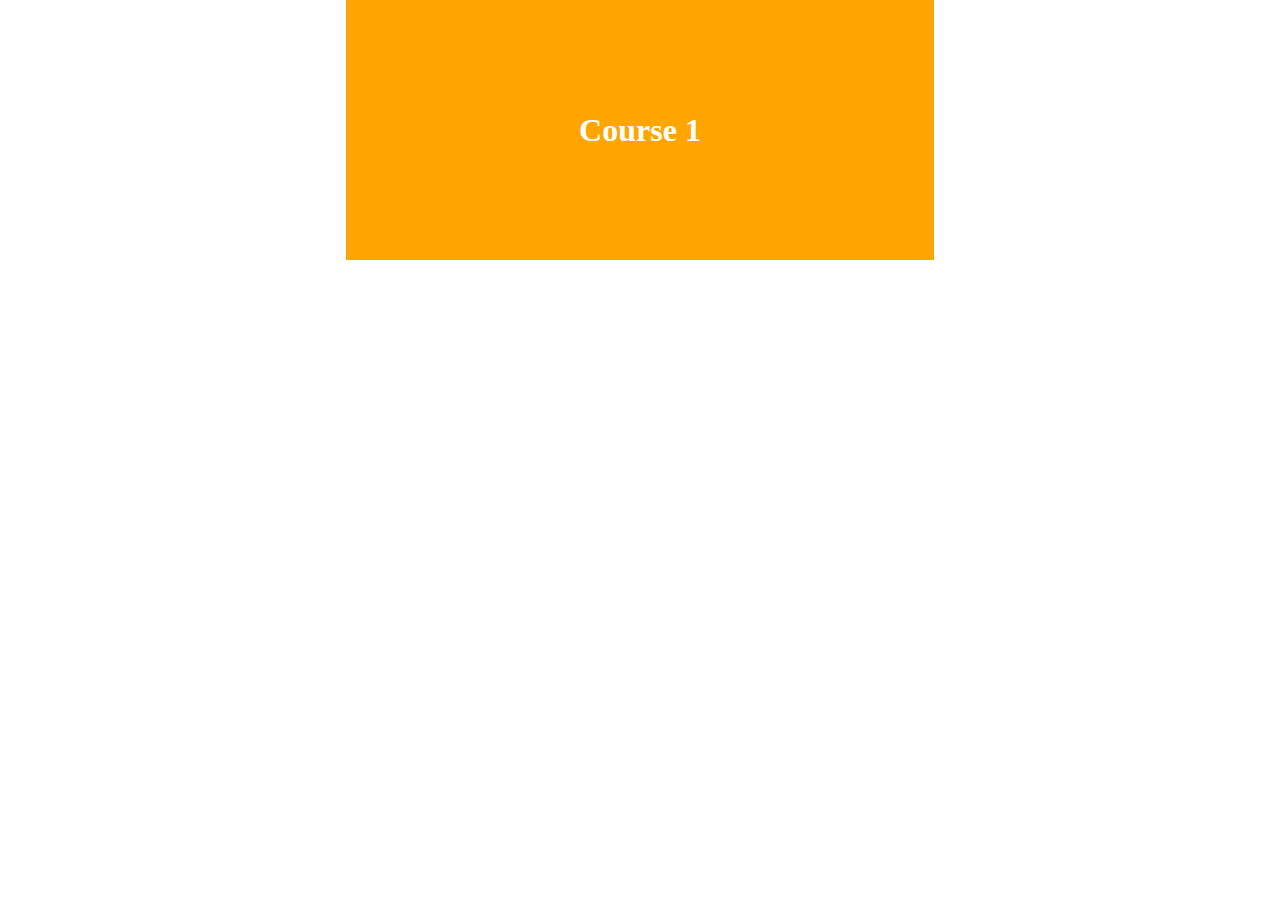
<file: Responsive/index.html>
<!DOCTYPE html>
<html lang="en">

<head>
    <meta charset="UTF-8">
    <meta name="viewport" content="width=device-width, initial-scale=1.0">
    <link rel="stylesheet" href="./Grid_system/grid.css">
    <title>Document</title>
</head>
<style>
    * {
        box-sizing: border-box;
    }

    body {
        margin: 0;
    }

    .container {
        text-align: center;
    }

    .course-item {
        background-color: orange;
        height: 260px;
    }

    h1 {
        line-height: 260px;
        color: #fff;
        /* padding: 20px 0; */
        margin: 0;
    }
</style>

<body>
    <div class="grid wide container ">
        <div class="row">
            <div class="col l-6 l-o-3">
                <div class="course-item">
                    <h1>Course 1</h1>
                </div>
            </div>
        </div>
    </div>
</body>

</html>
</file>
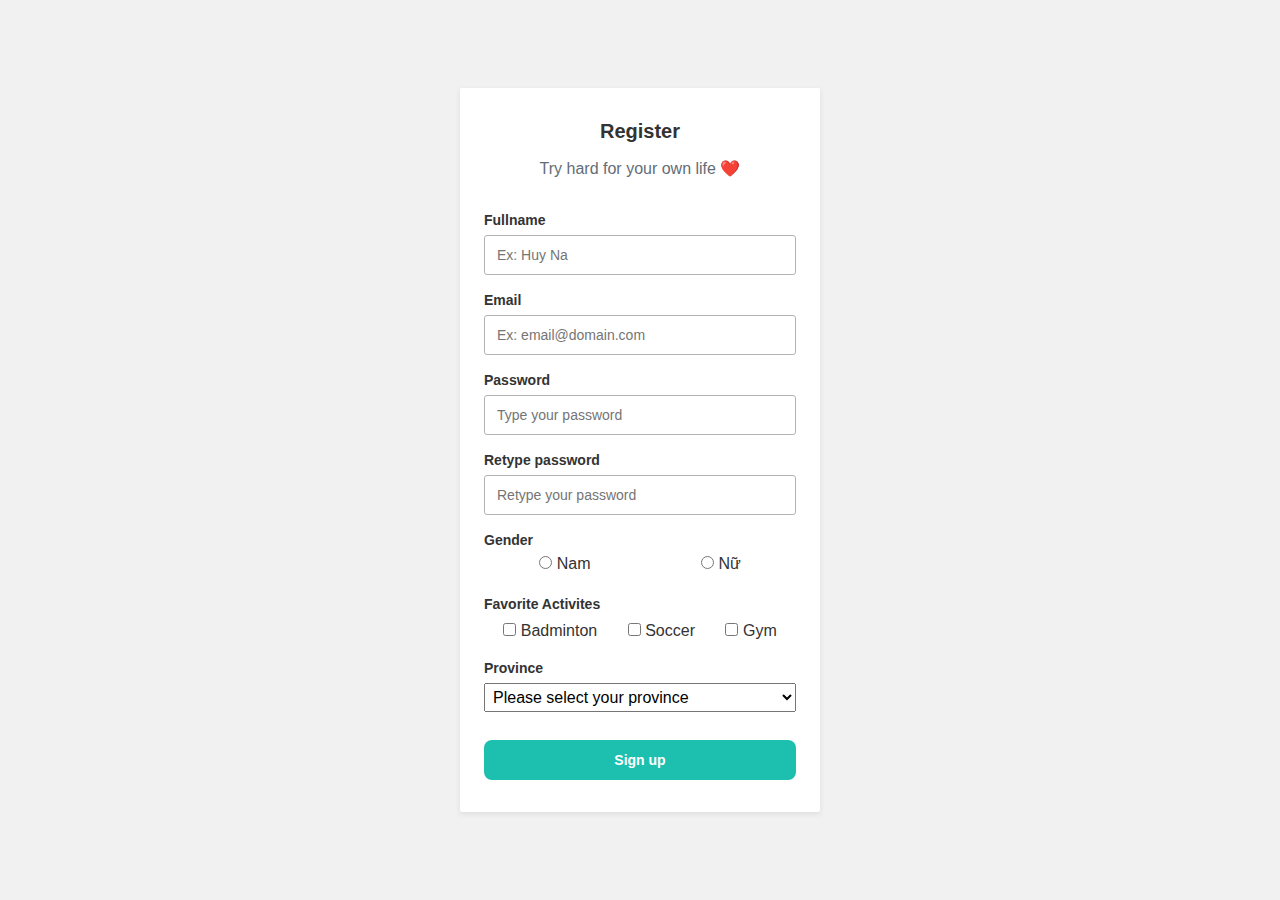
<file: validationForm/index.html>
<!DOCTYPE html>
<html lang="en">

<head>
    <meta charset="UTF-8">
    <meta name="viewport" content="width=device-width, initial-scale=1.0">
    <link rel="stylesheet" href="style.css">
    <title>Validation Form</title>
</head>

<body>
    <div class="main">

        <form action="" method="POST" class="form" id="form-1">
            <h3 class="heading">Register</h3>
            <p class="desc">Try hard for your own life ❤️</p>

            <div class="spacer"></div>

            <div class="form-group">
                <label for="fullname" class="form-label">Fullname</label>
                <input id="fullname" name="fullname" type="text" placeholder="Ex: Huy Na" class="form-control">
                <span class="form-message"></span>
            </div>

            <div class="form-group">
                <label for="email" class="form-label">Email</label>
                <input id="email" name="email" type="text" placeholder="Ex: email@domain.com" class="form-control">
                <span class="form-message"></span>
            </div>

            <div class="form-group">
                <label for="password" class="form-label">Password</label>
                <input id="password" name="password" type="password" placeholder="Type your password"
                    class="form-control">
                <span class="form-message"></span>
            </div>

            <div class="form-group">
                <label for="password_confirmation" class="form-label">Retype password</label>
                <input id="password_confirmation" name="password_confirmation" placeholder="Retype your password"
                    type="password" class="form-control">
                <span class="form-message"></span>
            </div>

            <div class="form-group">
                <label class="form-label">Gender</label>
                <div class="ratio-gender">
                    <label for="maleGender">
                        <input type="radio" name="gender" id="maleGender" value="male" /> Nam
                    </label>
                    <label for="femaleGender"><input type="radio" name="gender" id="femaleGender" value="female" /> Nữ
                    </label>
                </div>
                <span class="form-message"></span>
            </div>

            <div class="form-group">
                <label class="form-label">Favorite Activites</label>
                <div class="checkbox-fav">
                    <label for="fav1"><input type="checkbox" name="fav" id="fav1" value="badminton" />
                        <span>Badminton</span>
                    </label>

                    <label for="fav2"><input type="checkbox" name="fav" id="fav2" value="soccer" />
                        <span>Soccer</span>
                    </label>

                    <label for="fav3"><input type="checkbox" name="fav" id="fav3" value="gym" />
                        <span>Gym</span>
                    </label>
                </div>
                <span class="form-message"></span>
            </div>

            <div class="form-group">
                <label class="form-label">Province</label>
                <select name="province" id="province" class="select-province">
                    <!-- để value rỗng như này để check fill? -->
                    <option value="">Please select your province</option>
                    <option value="1">Hà Nội</option>
                    <option value="2">Hồ Chí Minh</option>
                    <option value="3">Đà Nẵng</option>
                </select>
                <span class="form-message"></span>
            </div>

            <button class="form-submit">Sign up</button>
        </form>

    </div>

    <script src="./validator.js"></script>
    <script>
        Validator({
            form: '#form-1',
            errorSelector: '.form-message',
            formGroupSelector: '.form-group',
            errorClass: 'invalid',
            rules: [
                // Validator.isRequired('#fullname'),

                // Validator.isRequired('#email'),
                // Validator.isEmail('#email'),

                // Validator.isRequired('#password'),
                // Validator.isPassword('#password'),

                // // password retype
                // Validator.isRequired('#password_confirmation'),
                // Validator.isConfirmed('#password_confirmation', function () {
                //     return document.querySelector('#form-1 #password').value;
                // }, "Password confirmation does not match"),

                // Validator.isRequired('input[name="gender"]'),
                // Validator.isRequired('input[name="fav"]'),
                Validator.isRequired('#province'),


            ],
            onSubmit: function (data) {
                // call API ?
                console.log(data);
            }
        });
    </script>
</body>

</html>
</file>
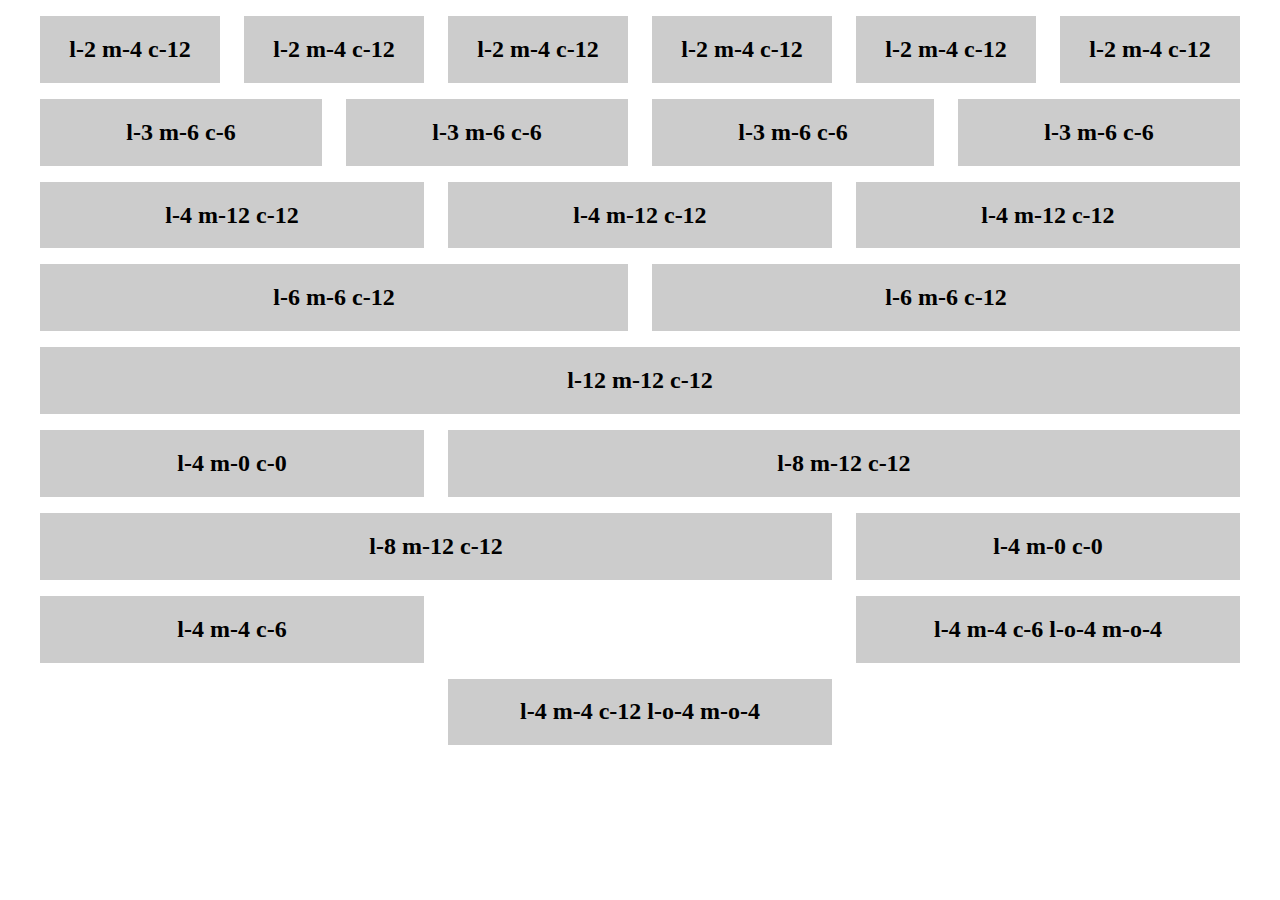
<file: Responsive/grid_sample_layout/index.html>
<!DOCTYPE html>
<html lang="en">

<head>
    <meta charset="UTF-8">
    <meta name="viewport" content="width=device-width, initial-scale=1.0">
    <meta http-equiv="X-UA-Compatible" content="ie=edge">
    <link rel="stylesheet" href="grid.css">
    <title>Document</title>
    <style>
        * {
            box-sizing: border-box;
        }

        .col {
            text-align: center;
            background-color: #ccc;
            background-clip: content-box;
            margin-top: 8px;
            margin-bottom: 8px;
        }
    </style>
</head>

<body>
    <div class="grid wide">
        <div class="row">
            <div class="col l-2 m-4 c-12">
                <h2>l-2 m-4 c-12</h2>
            </div>
            <div class="col l-2 m-4 c-12">
                <h2>l-2 m-4 c-12</h2>
            </div>
            <div class="col l-2 m-4 c-12">
                <h2>l-2 m-4 c-12</h2>
            </div>
            <div class="col l-2 m-4 c-12">
                <h2>l-2 m-4 c-12</h2>
            </div>
            <div class="col l-2 m-4 c-12">
                <h2>l-2 m-4 c-12</h2>
            </div>
            <div class="col l-2 m-4 c-12">
                <h2>l-2 m-4 c-12</h2>
            </div>
        </div>

        <div class="row">
            <div class="col l-3 m-6 c-6">
                <h2>l-3 m-6 c-6</h2>
            </div>
            <div class="col l-3 m-6 c-6">
                <h2>l-3 m-6 c-6</h2>
            </div>
            <div class="col l-3 m-6 c-6">
                <h2>l-3 m-6 c-6</h2>
            </div>
            <div class="col l-3 m-6 c-6">
                <h2>l-3 m-6 c-6</h2>
            </div>
        </div>

        <div class="row">
            <div class="col l-4 m-12 c-12">
                <h2>l-4 m-12 c-12</h2>
            </div>
            <div class="col l-4 m-12 c-12">
                <h2>l-4 m-12 c-12</h2>
            </div>
            <div class="col l-4 m-12 c-12">
                <h2>l-4 m-12 c-12</h2>
            </div>
        </div>

        <div class="row">
            <div class="col l-6 m-6 c-12">
                <h2>l-6 m-6 c-12</h2>
            </div>
            <div class="col l-6 m-6 c-12">
                <h2>l-6 m-6 c-12</h2>
            </div>
        </div>

        <div class="row">
            <div class="col l-12 m-12 c-12">
                <h2>l-12 m-12 c-12</h2>
            </div>
        </div>

        <div class="row">
            <div class="col l-4 m-0 c-0">
                <h2>l-4 m-0 c-0</h2>
            </div>
            <div class="col l-8 m-12 c-12">
                <h2>l-8 m-12 c-12</h2>
            </div>
        </div>

        <div class="row">
            <div class="col l-8 m-12 c-12">
                <h2>l-8 m-12 c-12</h2>
            </div>
            <div class="col l-4 m-0 c-0">
                <h2>l-4 m-0 c-0</h2>
            </div>
        </div>

        <div class="row">
            <div class="col l-4 m-4 c-6">
                <h2>l-4 m-4 c-6</h2>
            </div>
            <div class="col l-4 m-4 c-6 l-o-4 m-o-4">
                <h2>l-4 m-4 c-6 l-o-4 m-o-4</h2>
            </div>
        </div>

        <div class="row">
            <div class="col l-4 m-4 c-12 l-o-4 m-o-4">
                <h2>l-4 m-4 c-12 l-o-4 m-o-4</h2>
            </div>
        </div>
    </div>
</body>

</html>
</file>
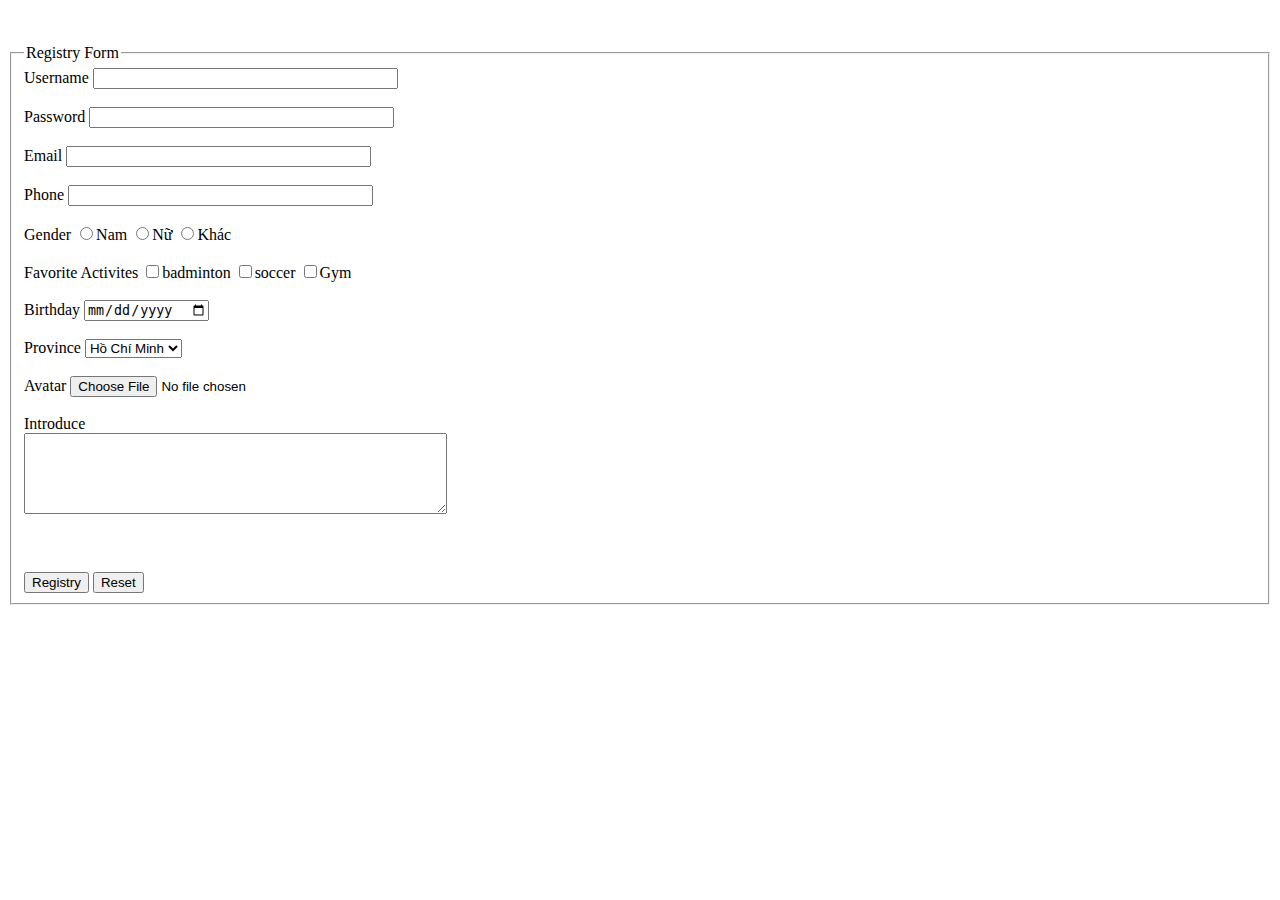
<file: form_HTML.html>
<!DOCTYPE html>
<html lang="en">

<head>
    <meta charset="UTF-8">
    <meta name="viewport" content="width=device-width, initial-scale=1.0">
    <title>Document</title>
</head>

<body>
    <br> <br>
    <fieldset>
        <legend>Registry Form</legend>
        <form action="" method="">
            <label for="username">
                Username
                <input type="text" name="username" id="username" value="" size="35" placeholder="" />
            </label>
            <br> <br>
            <label for="password">
                Password
                <input type="password" name="password" id="password" value="" size="35" placeholder="" />
            </label>
            <br> <br>
            <label for="email">
                Email
                <input type="email" name="email" id="email" value="" size="35" placeholder="" />
            </label>

            <br> <br>
            <label for="phone">
                Phone
                <input type="tel" name="phone" id="phone" value="" size="35" placeholder="" />
            </label>

            <br> <br>
            <label>
                Gender
                <label for="maleGender"><input type="radio" name="gender" id="maleGender" value="male" />Nam</label>
                <label for="femaleGender"><input type="radio" name="gender" id="femaleGender"
                        value="female" />Nữ</label>
                <label for="otherGender"><input type="radio" name="gender" id="otherGender" value="other" />Khác</label>
            </label>

            <br> <br>
            <label>
                Favorite Activites
                <label for="fav1"><input type="checkbox" name="fav1" id="fav1" value="badminton" />badminton</label>
                <label for="fav2"><input type="checkbox" name="fav2" id="fav2" value="soccer" />soccer</label>
                <label for="fav3"><input type="checkbox" name="fav3" id="fav3" value="gym" />Gym</label>
            </label>

            <br> <br>
            <label for="birthday">
                Birthday
                <input type="date" name="birthday" id="birthday" value="" />
            </label>

            <br> <br>
            <label for="province">
                Province
                <select name="province">
                    <option value="1">Hà Nội</option>
                    <option value="2" selected>Hồ Chí Minh</option>
                    <option value="3">Đà Nẵng</option>
                </select>
            </label>

            <br> <br>
            <label for="avatar">
                Avatar
                <input type="file" name="avatar" id="avatar" />
            </label>

            <br> <br>
            <div>
                <div>
                    <label for="intro">
                        Introduce
                    </label>
                </div>
                <div>
                    <textarea name="intro" id="intro" cols="50" rows="5"></textarea>
                </div>
            </div>

            <br> <br> <br>

            <button>
                Registry
            </button>

            <button type="reset">
                Reset
            </button>

        </form>
    </fieldset>

</body>

</html>
</file>
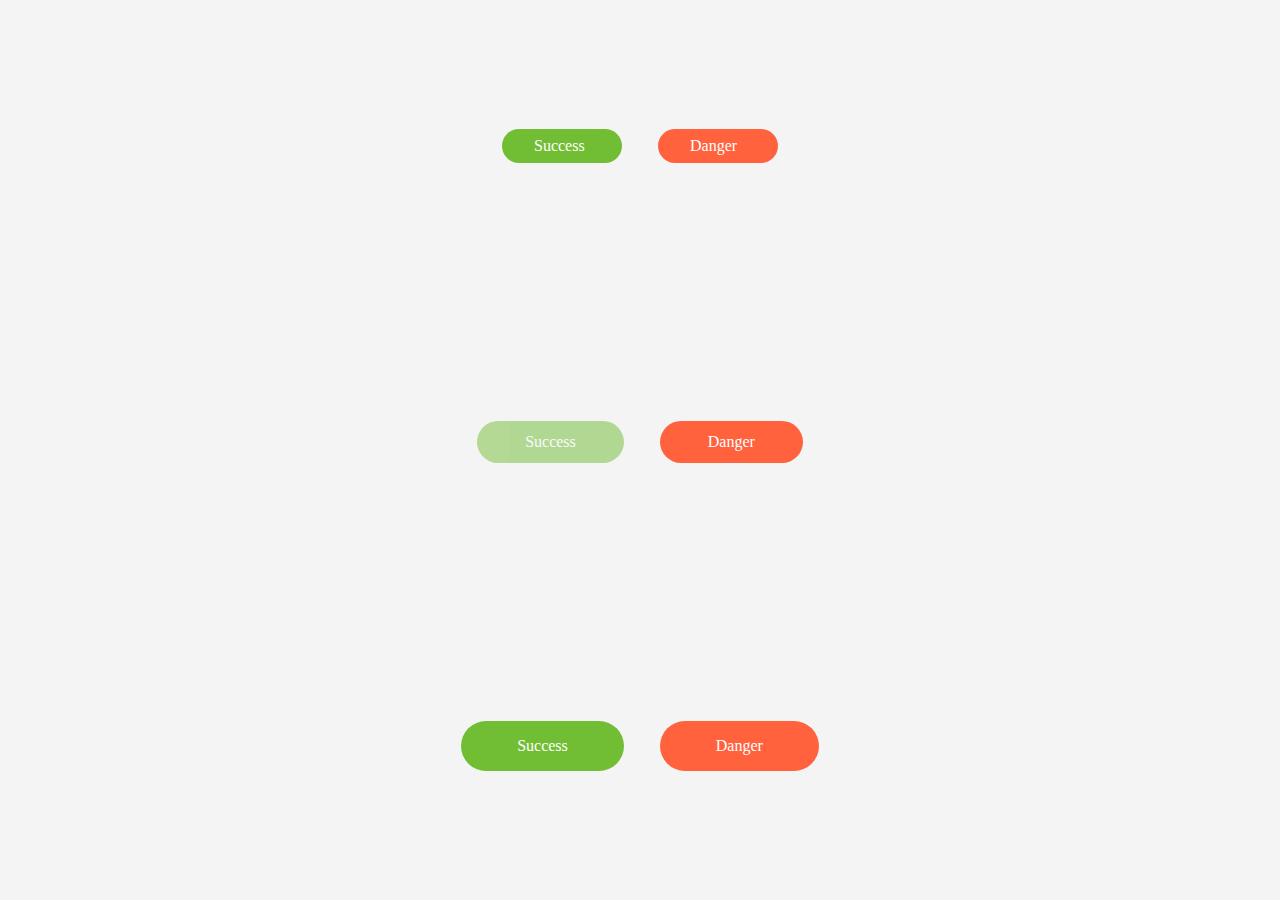
<file: BEM_Button/BEM_button.html>
<!DOCTYPE html>
<html lang="en">

<head>
    <meta charset="UTF-8">
    <meta name="viewport" content="width=device-width, initial-scale=1.0">
    <title>Document</title>
    <link rel="stylesheet" href="main.css">
</head>

<body>
    <div>
        <div class="btn btn--success btn--size-s">Success</div>
        <div class="btn btn--danger btn--size-s">Danger</div>
    </div>

    <div>
        <div class="btn btn--success" disabled>Success</div>
        <div class="btn btn--danger">Danger</div>
    </div>

    <div>
        <div class="btn btn--success btn--size-l">Success</div>
        <div class="btn btn--danger btn--size-l">Danger</div>
    </div>
</body>

</html>
</file>
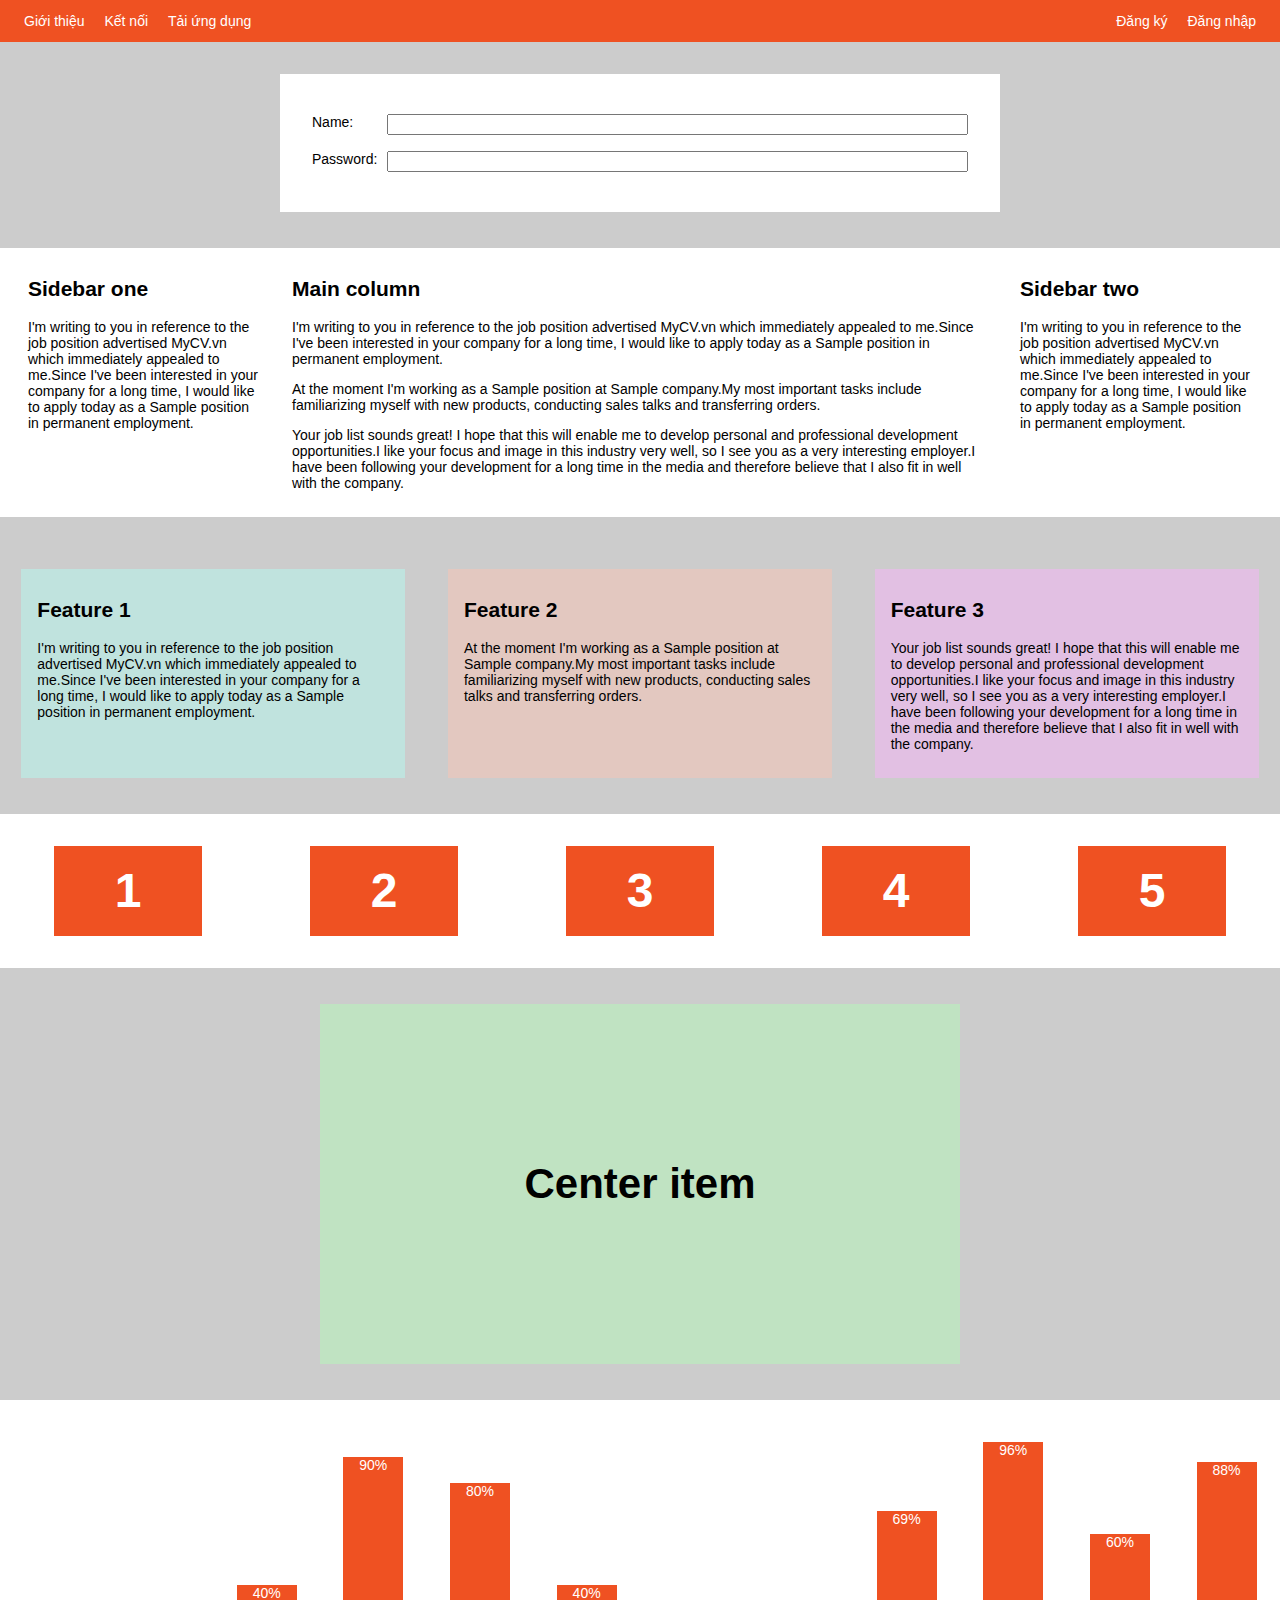
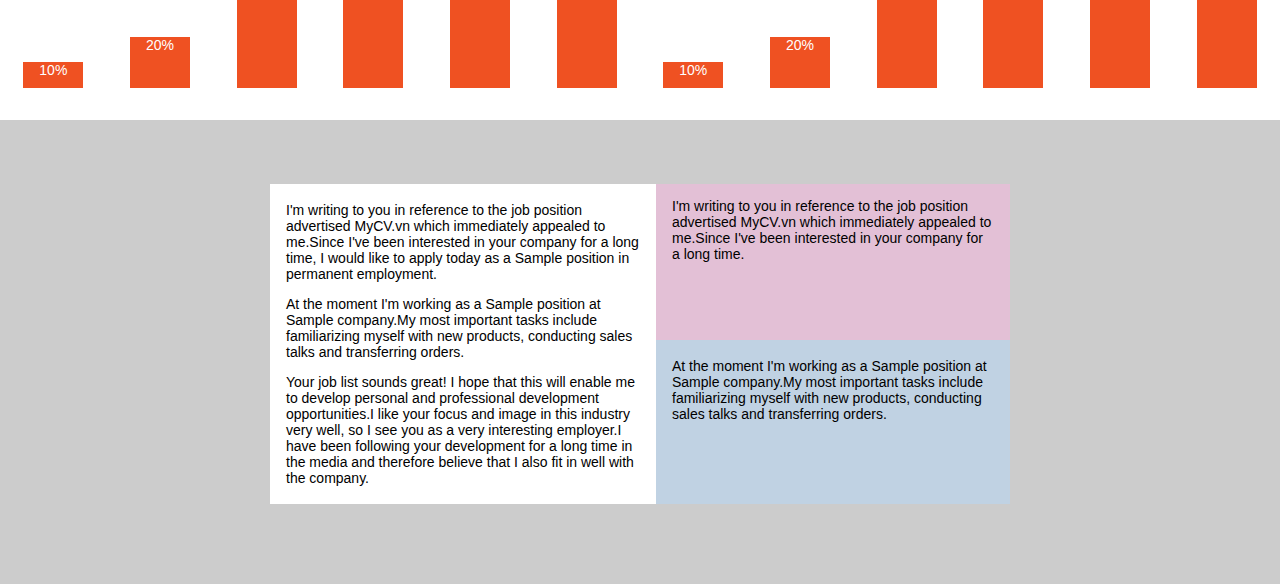
<file: Flexbox/flexbox.html>
<!DOCTYPE html>
<html>

<head>
    <title>Flexbox - CSS</title>
    <meta charset="utf-8">
    <link rel="stylesheet" href="./main.css">
</head>

<body>
    <!-- Navbar -->
    <div class="nav">
        <ul class="nav-list">
            <li class="nav-item">Giới thiệu</li>
            <li class="nav-item">Kết nối</li>
            <li class="nav-item">Tải ứng dụng</li>
        </ul>
        <ul class="nav-list">
            <li class="nav-item">Đăng ký</li>
            <li class="nav-item">Đăng nhập</li>
        </ul>
    </div>

    <!-- Form layout -->
    <div class="form-container">
        <form action="" class="form">
            <div class="form__row">
                <label class="form__label" for="name">Name:</label>
                <input class="form__input" type="text" id="name">
            </div>
            <div class="form__row">
                <label class="form__label" for="password">Password:</label>
                <input class="form__input" type="password" id="password">
            </div>
        </form>
    </div>

    <!-- Column layout -->
    <div class="column-layout">
        <div class="column-item sidebar-one">
            <h2>Sidebar one</h2>
            <p>I'm writing to you in reference to the job position advertised MyCV.vn which immediately appealed to
                me.Since I've been interested in your company for a long time, I would like to apply today as a Sample
                position in permanent employment.</p>
        </div>
        <div class="column-item main-column">
            <h2>Main column</h2>
            <p>I'm writing to you in reference to the job position advertised MyCV.vn which immediately appealed to
                me.Since I've been interested in your company for a long time, I would like to apply today as a Sample
                position in permanent employment.</p>
            <p>At the moment I'm working as a Sample position at Sample company.My most important tasks include
                familiarizing myself with new products, conducting sales talks and transferring orders.</p>
            <p>Your job list sounds great! I hope that this will enable me to develop personal and professional
                development opportunities.I like your focus and image in this industry very well, so I see you as a very
                interesting employer.I have been following your development for a long time in the media and therefore
                believe that I also fit in well with the company.</p>
        </div>
        <div class="column-item sidebar-two">
            <h2>Sidebar two</h2>
            <p>I'm writing to you in reference to the job position advertised MyCV.vn which immediately appealed to
                me.Since I've been interested in your company for a long time, I would like to apply today as a Sample
                position in permanent employment.</p>
        </div>
    </div>

    <!-- Feature layout -->
    <div class="feature-layout">
        <div class="feature-item">
            <h2>Feature 1</h2>
            <p>I'm writing to you in reference to the job position advertised MyCV.vn which immediately appealed to
                me.Since I've been interested in your company for a long time, I would like to apply today as a Sample
                position in permanent employment.</p>
        </div>
        <div class="feature-item">
            <h2>Feature 2</h2>
            <p>At the moment I'm working as a Sample position at Sample company.My most important tasks include
                familiarizing myself with new products, conducting sales talks and transferring orders.</p>
        </div>
        <div class="feature-item">
            <h2>Feature 3</h2>
            <p>Your job list sounds great! I hope that this will enable me to develop personal and professional
                development opportunities.I like your focus and image in this industry very well, so I see you as a very
                interesting employer.I have been following your development for a long time in the media and therefore
                believe that I also fit in well with the company.</p>
        </div>
    </div>

    <!-- Wrap layout -->
    <div class="wrap-layout">
        <div class="wrap-layout__item">1</div>
        <div class="wrap-layout__item">2</div>
        <div class="wrap-layout__item">3</div>
        <div class="wrap-layout__item">4</div>
        <div class="wrap-layout__item">5</div>
    </div>

    <!-- Center layout -->
    <div class="center-layout">
        <h3 class="center-layout__item">Center item</h3>
    </div>

    <!-- Chart -->
    <div class="chart-layout">
        <div class="chart-layout__item" style="--percent: 10%">10%</div>
        <div class="chart-layout__item" style="--percent: 20%">20%</div>
        <div class="chart-layout__item" style="--percent: 40%">40%</div>
        <div class="chart-layout__item" style="--percent: 90%">90%</div>
        <div class="chart-layout__item" style="--percent: 80%">80%</div>
        <div class="chart-layout__item" style="--percent: 40%">40%</div>
        <div class="chart-layout__item" style="--percent: 10%">10%</div>
        <div class="chart-layout__item" style="--percent: 20%">20%</div>
        <div class="chart-layout__item" style="--percent: 69%">69%</div>
        <div class="chart-layout__item" style="--percent: 96%">96%</div>
        <div class="chart-layout__item" style="--percent: 60%">60%</div>
        <div class="chart-layout__item" style="--percent: 88%">88%</div>
    </div>

    <!-- End -->
    <div class="the-end">
        <div class="the-end__first">
            <p>I'm writing to you in reference to the job position advertised MyCV.vn which immediately appealed to
                me.Since I've been interested in your company for a long time, I would like to apply today as a Sample
                position in permanent employment.</p>
            <p>At the moment I'm working as a Sample position at Sample company.My most important tasks include
                familiarizing myself with new products, conducting sales talks and transferring orders.</p>
            <p>Your job list sounds great! I hope that this will enable me to develop personal and professional
                development opportunities.I like your focus and image in this industry very well, so I see you as a very
                interesting employer.I have been following your development for a long time in the media and therefore
                believe that I also fit in well with the company.</p>
        </div>
        <div class="the-end__second">
            <div class="the-end__second-one">
                <p>I'm writing to you in reference to the job position advertised MyCV.vn which immediately appealed to
                    me.Since I've been interested in your company for a long time.</p>
            </div>
            <div class="the-end__second-two">
                <p>At the moment I'm working as a Sample position at Sample company.My most important tasks include
                    familiarizing myself with new products, conducting sales talks and transferring orders.</p>
            </div>
        </div>
    </div>
</body>

</html>
</file>
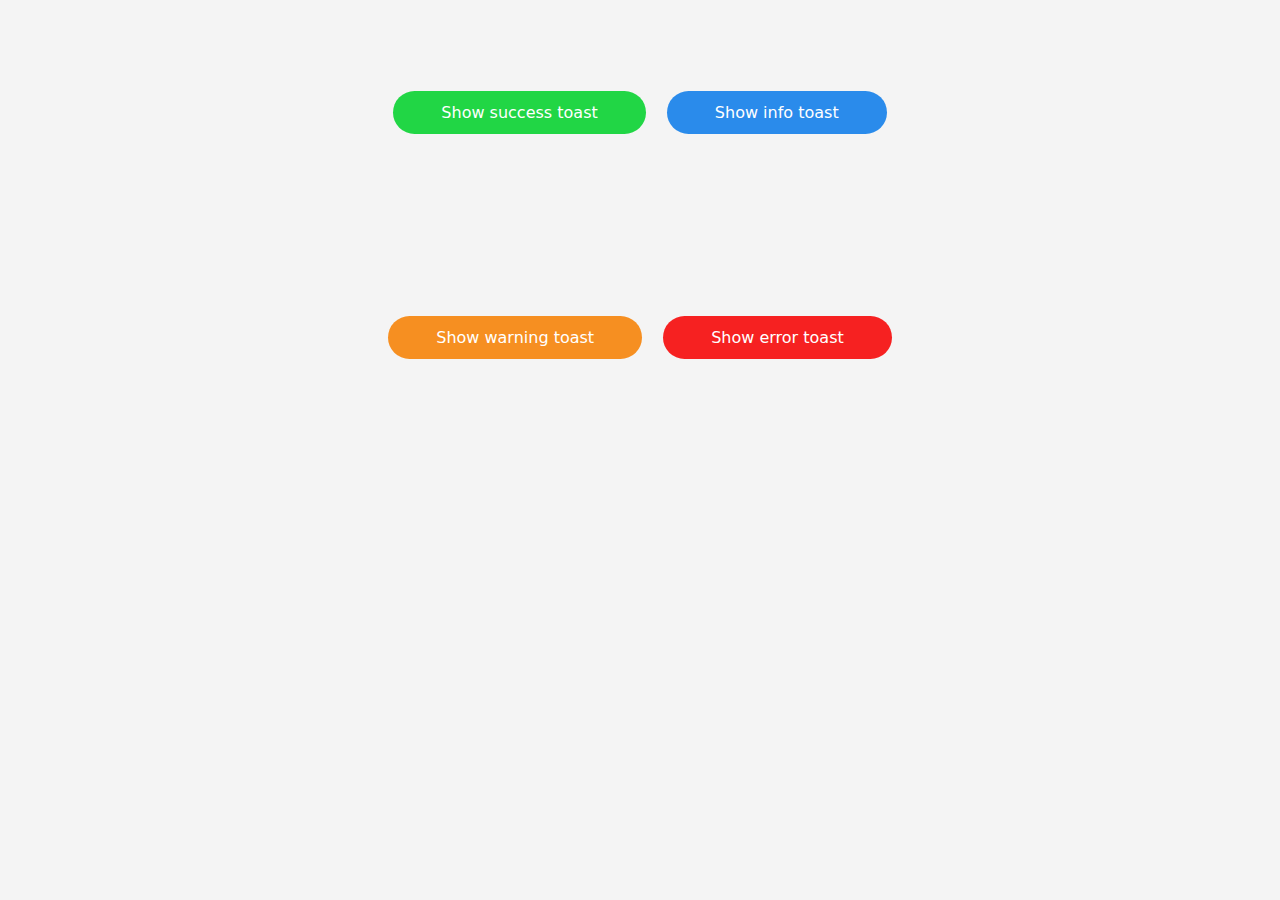
<file: UI_Toast_Message/UI_Toast_Message.html>
<!DOCTYPE html>
<html lang="en">

<head>
    <meta charset="UTF-8">
    <meta name="viewport" content="width=device-width, initial-scale=1.0">
    <title>Toast Message UI</title>
    <link rel="stylesheet" href="main.css">
    <link rel="stylesheet" href="https://cdnjs.cloudflare.com/ajax/libs/font-awesome/6.5.1/css/all.min.css"
        integrity="sha512-DTOQO9RWCH3ppGqcWaEA1BIZOC6xxalwEsw9c2QQeAIftl+Vegovlnee1c9QX4TctnWMn13TZye+giMm8e2LwA=="
        crossorigin="anonymous" referrerpolicy="no-referrer" />
</head>

<body>
    <div id="toast"></div>

    <!-- <div class="toast toast--info">
        <div class="toast__icon">
            <i class="fas fa-check-circle"></i>
        </div>
        <div class="toast__body">
            <h3 class="toast__title">Info</h3>
            <p class="toast__msg">
                Sometimes the questions are complicated and the answers are simple
            </p>
        </div>
        <div class="toast__close">
            <i class="fas fa-times"></i>
        </div>
    </div> -->

    <!-- <div class="toast toast--warning">
        <div class="toast__icon">
            <i class="fas fa-check-circle"></i>
        </div>
        <div class="toast__body">
            <h3 class="toast__title">Warning</h3>
            <p class="toast__msg">
                Sometimes the questions are complicated and the answers are simple
            </p>
        </div>
        <div class="toast__close">
            <i class="fas fa-times"></i>
        </div>
    </div>

    <div class="toast toast--error">
        <div class="toast__icon">
            <i class="fas fa-check-circle"></i>
        </div>
        <div class="toast__body">
            <h3 class="toast__title">Error</h3>
            <p class="toast__msg">
                Sometimes the questions are complicated and the answers are simple
            </p>
        </div>
        <div class="toast__close">
            <i class="fas fa-times"></i>
        </div>
    </div> -->
    <div>
        <div onclick="showSuccessToast();" class="btn btn--success">
            Show success toast
        </div>
        <div onclick="showInfoToast();" class="btn btn--info">
            Show info toast
        </div>
    </div>
    <div>
        <div onclick="showWarningToast();" class="btn btn--warning">
            Show warning toast
        </div>
        <div onclick="showErrorToast();" class="btn btn--error">
            Show error toast
        </div>
    </div>

    <script src="script.js"></script>
    <script>
        function showSuccessToast() {
            toast({
                title: "Success",
                message: "Sometimes the questions are complicated and the answers are simple",
                type: "success",
                duration: 3000
            })
        }
        function showErrorToast() {
            toast({
                title: "Error",
                message: "Sometimes the questions are complicated and the answers are simple",
                type: "error",
                duration: 3000
            })
        }
        function showInfoToast() {
            toast({
                title: "Info",
                message: "Sometimes the questions are complicated and the answers are simple",
                type: "info",
                duration: 3000
            })
        }
        function showWarningToast() {
            toast({
                title: "Warning",
                message: "Sometimes the questions are complicated and the answers are simple",
                type: "warning",
                duration: 3000
            })
        }
    </script>
</body>

</html>
</file>
<file: Responsive/Grid_system/grid.css>
/* Có chiều ngang chiếm hết đổi tượng cha */
.grid{
    width: 100%; /*mobile*/
    display: block;
    padding: 0;
}

/* Mặc định là 100% cơ mà nếu lớn hơn 1200px thì set thành 1200px */
.grid.wide{
    max-width: 1200px;
    margin: 0 auto; /*căn giữa nếu set là 1200px và màn hình lớn hơn 1200px*/

}

.row{
    display: flex; /* đưa các items (cols) lên hàng ngang*/
    flex-wrap: wrap; /*xuống dòng*/

    /* gutters */
    margin-left: -4px;
    margin-right: -4px;
}

/* Không muốn có gutter - khoảng cách giữa các cột */
.row.no--gutters{
    margin-left: 0;
    margin-right: 0;
}

/* mobile */
.col{
    padding-left: 4px;
    padding-right: 4px;
}

/* Không muốn có gutter - khoảng cách giữa các cột */
.row.no--gutters .col{
    padding-left: 0;
    padding-right: 0;
}

/* 
    column: .col
    prefix class: 
        c : mobile
        m : tablet
        l : PC
*/

/* ẩn cột */
.c-0{
    display: none;
}

.c-1{ 
    /* flex-grow flex-shink flex-basic */
    flex: 0 0 8.33333%; /*100% / 12 * 1*/
    max-width: 8.33333%;
}

.c-2{
    flex: 0 0 16.66667%;
    max-width: 16.66667%;
}

/* gộp 3 cột thành 1 cột => được 4 cột thực tế */
.c-3{ 
    flex: 0 0 25%;
    max-width: 25%;
}

.c-4{
    flex: 0 0 33.33333%;
    max-width: 33.33333%;
}

.c-5{
    flex: 0 0 41.66667%;
    max-width: 41.66667%;
}

.c-6{ 
    flex: 0 0 50%;
    max-width: 50%;
}

.c-7{
    flex: 0 0 58.33333%;
    max-width: 58 .33333%;
}

.c-8{
    flex: 0 0 66.66667%;
    max-width: 66.66667%;
}

.c-9{
    flex: 0 0 75%;
    max-width: 75%;
}

.c-10{ 
    flex: 0 0 83.33333%;
    max-width: 83.33333%;
}

.c-11{
    flex: 0 0 91.66667%;
    max-width: 91.66667%;
}

.c-12{
    flex: 0 0 100%;
    max-width: 100%;
}


/* column offset - vị trí cột */
.c-o-1{ 
    margin-left: 8.33333%;
}

.c-o-2{
    margin-left: 16.66667%;
}

.c-o-3{ 
    margin-left: 25%;
}

.c-o-4{
    margin-left: 33.33333%;
}

.c-o-5{
    margin-left: 41.66667%;
}

.c-o-6{ 
    margin-left: 50%;
}

.c-o-7{
    margin-left: 58 .33333%;
}

.c-o-8{
    margin-left: 66.66667%;
}

.c-o-9{
    margin-left: 75%;
}

.c-o-10{ 
    margin-left: 83.33333%;
}

.c-o-11{
    margin-left: 91.66667%;
}

/* ------------------- */


/* >= tablet */
@media (min-width: 740px){
    .row{
        /* gutter */
        margin-left: -8px;
        margin-right: -8px;
    }
    .col{
        padding-left: 8px;
        padding-right: 8px;
    }

    .m-0 {
        display: none;
    }
    
    .m-1,
    .m-2,
    .m-3,
    .m-4,
    .m-5,
    .m-6,
    .m-7,
    .m-8,
    .m-9,
    .m-10,
    .m-11,
    .m-12{
        display: block;
    }
    
    
    .m-1{ 
        /* flex-grow flex-shink flex-basic */
        flex: 0 0 8.33333%; /*100% / 12 * 1*/
        max-width: 8.33333%;
    }
    
    .m-2{
        flex: 0 0 16.66667%;
        max-width: 16.66667%;
    }
    
    /* gộp 3 cột thành 1 cột => được 4 cột thực tế */
    .m-3{ 
        flex: 0 0 25%;
        max-width: 25%;
    }
    
    .m-4{
        flex: 0 0 33.33333%;
        max-width: 33.33333%;
    }
    
    .m-5{
        flex: 0 0 41.66667%;
        max-width: 41.66667%;
    }
    
    .m-6{ 
        flex: 0 0 50%;
        max-width: 50%;
    }
    
    .m-7{
        flex: 0 0 58.33333%;
        max-width: 58 .33333%;
    }
    
    .m-8{
        flex: 0 0 66.66667%;
        max-width: 66.66667%;
    }
    
    .m-9{
        flex: 0 0 75%;
        max-width: 75%;
    }
    
    .m-10{ 
        flex: 0 0 83.33333%;
        max-width: 83.33333%;
    }
    
    .m-11{
        flex: 0 0 91.66667%;
        max-width: 91.66667%;
    }
    
    .m-12{
        flex: 0 0 100%;
        max-width: 100%;
    }

        /* column offset - vị trí cột */
    .m-o-1{ 
        margin-left: 8.33333%;
    }

    .m-o-2{
        margin-left: 16.66667%;
    }

    .m-o-3{ 
        margin-left: 25%;
    }

    .m-o-4{
        margin-left: 33.33333%;
    }

    .m-o-5{
        margin-left: 41.66667%;
    }

    .m-o-6{ 
        margin-left: 50%;
    }

    .m-o-7{
        margin-left: 58 .33333%;
    }

    .m-o-8{
        margin-left: 66.66667%;
    }

    .m-o-9{
        margin-left: 75%;
    }

    .m-o-10{ 
        margin-left: 83.33333%;
    }

    .m-o-11{
        margin-left: 91.66667%;
    }

    /* ------------------- */
}



/* PC medium resolution */
@media (min-width: 1113px){
    .row{
        /* gutter */
        margin-left: -12px;
        margin-right: -12px;
    }
    
    .col{
        padding-left: 12px;
        padding-right: 12px;
    }

    .l-0 {
        display: none;
    }
    
    .l-1,
    .l-2,
    .l-3,
    .l-4,
    .l-5,
    .l-6,
    .l-7,
    .l-8,
    .l-9,
    .l-10,
    .l-11,
    .l-12{
        display: block;
    }
    
    
    .l-1{ 
        /* flex-grow flex-shink flex-basic */
        flex: 0 0 8.33333%; /*100% / 12 * 1*/
        max-width: 8.33333%;
    }
    
    .l-2{
        flex: 0 0 16.66667%;
        max-width: 16.66667%;
    }
    
    /* gộp 3 cột thành 1 cột => được 4 cột thực tế */
    .l-3{ 
        flex: 0 0 25%;
        max-width: 25%;
    }
    
    .l-4{
        flex: 0 0 33.33333%;
        max-width: 33.33333%;
    }
    
    .l-5{
        flex: 0 0 41.66667%;
        max-width: 41.66667%;
    }
    
    .l-6{ 
        flex: 0 0 50%;
        max-width: 50%;
    }
    
    .l-7{
        flex: 0 0 58.33333%;
        max-width: 58 .33333%;
    }
    
    .l-8{
        flex: 0 0 66.66667%;
        max-width: 66.66667%;
    }
    
    .l-9{
        flex: 0 0 75%;
        max-width: 75%;
    }
    
    .l-10{ 
        flex: 0 0 83.33333%;
        max-width: 83.33333%;
    }
    
    .l-11{
        flex: 0 0 91.66667%;
        max-width: 91.66667%;
    }
    
    .l-12{
        flex: 0 0 100%;
        max-width: 100%;
    }

    /* column offset - vị trí cột */
    .l-o-1{ 
        margin-left: 8.33333%;
    }

    .l-o-2{
        margin-left: 16.66667%;
    }

    .l-o-3{ 
        margin-left: 25%;
    }

    .l-o-4{
        margin-left: 33.33333%;
    }

    .l-o-5{
        margin-left: 41.66667%;
    }

    .l-o-6{ 
        margin-left: 50%;
    }

    .l-o-7{
        margin-left: 58 .33333%;
    }

    .l-o-8{
        margin-left: 66.66667%;
    }

    .l-o-9{
        margin-left: 75%;
    }

    .l-o-10{ 
        margin-left: 83.33333%;
    }

    .l-o-11{
        margin-left: 91.66667%;
    }

    /* ------------------- */
}


/* tablet - PC low resolution */
@media (min-width: 740px) and (max-width: 1023px){
    .wide{
        width: 644px;
    }
}

/* > pc low resolution */
@media (min-width: 1024px) and (max-width: 1239px){
    .wide{
        width: 984px;
    }
    .wide.row{
        /* gutter */
        margin-left: -12px;
        margin-right: -12px;
    }

    .wide.col{
        /* gutter */
        padding-left: 12px;
        padding-right: 12px;
    }

    .wide .l-0 {
        display: none;
    }
    
    .wide .l-1,
    .wide .l-2,
    .wide .l-3,
    .wide .l-4,
    .wide .l-5,
    .wide .l-6,
    .wide .l-7,
    .wide .l-8,
    .wide .l-9,
    .wide .l-10,
    .wide .l-11,
    .wide .l-12{
        display: block;
    }
    
    
    .wide .l-1{ 
        /* flex-grow flex-shink flex-basic */
        flex: 0 0 8.33333%; /*100% / 12 * 1*/
        max-width: 8.33333%;
    }
    
    .wide .l-2{
        flex: 0 0 16.66667%;
        max-width: 16.66667%;
    }
    
    .wide .l-3{ 
        flex: 0 0 25%;
        max-width: 25%;
    }
    
    .wide .l-4{
        flex: 0 0 33.33333%;
        max-width: 33.33333%;
    }
    
    .wide .l-5{
        flex: 0 0 41.66667%;
        max-width: 41.66667%;
    }
    
    .wide .l-6{ 
        flex: 0 0 50%;
        max-width: 50%;
    }
    
    .wide .l-7{
        flex: 0 0 58.33333%;
        max-width: 58 .33333%;
    }
    
    .wide .l-8{
        flex: 0 0 66.66667%;
        max-width: 66.66667%;
    }
    
    .wide .l-9{
        flex: 0 0 75%;
        max-width: 75%;
    }
    
    .wide .l-10{ 
        flex: 0 0 83.33333%;
        max-width: 83.33333%;
    }
    
    .wide .l-11{
        flex: 0 0 91.66667%;
        max-width: 91.66667%;
    }
    
    .wide .l-12{
        flex: 0 0 100%;
        max-width: 100%;
    }

    /* column offset - vị trí cột */
    .wide .l-o-1{ 
        margin-left: 8.33333%;
    }

    .wide .l-o-2{
        margin-left: 16.66667%;
    }

    .wide .l-o-3{ 
        margin-left: 25%;
    }

    .wide .l-o-4{
        margin-left: 33.33333%;
    }

    .wide .l-o-5{
        margin-left: 41.66667%;
    }

    .wide .l-o-6{ 
        margin-left: 50%;
    }

    .wide .l-o-7{
        margin-left: 58 .33333%;
    }

    .wide .l-o-8{
        margin-left: 66.66667%;
    }

    .wide .l-o-9{
        margin-left: 75%;
    }

    .wide .l-o-10{ 
        margin-left: 83.33333%;
    }

    .wide .l-o-11{
        margin-left: 91.66667%;
    }

    /* ------------------- */
}

/* 
-------------------------------------------------------------
*/
</file>
<file: validationForm/style.css>
* {
    padding: 0;
    margin: 0;
    box-sizing: border-box;
  }
  html {
    color: #333;
    font-size: 62.5%;
    font-family: "Open Sans", sans-serif;
  }
  .main {
    background: #f1f1f1;
    min-height: 100vh;
    display: flex;
    justify-content: center;
  }
  .form {
    width: 360px;
    min-height: 100px;
    padding: 32px 24px;
    text-align: center;
    background: #fff;
    border-radius: 2px;
    margin: 20px;
    align-self: center;
    box-shadow: 0 2px 5px 0 rgba(51, 62, 73, 0.1);
  }
  .form .heading {
    font-size: 2rem;
  }
  .form .desc {
    text-align: center;
    color: #636d77;
    font-size: 1.6rem;
    font-weight: lighter;
    line-height: 2.4rem;
    margin-top: 14px;
    font-weight: 300;
  }
  
  .form-group {
    display: flex;
    margin-bottom: 12px;
    flex-direction: column;
  }
  
  .form-label,
  .form-message {
    text-align: left;
  }
  
  .form-label {
    font-weight: 700;
    padding-bottom: 6px;
    line-height: 1.8rem;
    font-size: 1.4rem;
  }
  
  .form-control {
    height: 40px;
    padding: 8px 12px;
    border: 1px solid #b3b3b3;
    border-radius: 3px;
    outline: none;
    font-size: 1.4rem;
  }
  
  .form-control:hover {
    border-color: #1dbfaf;
  }
  
  .form-group.invalid .form-control {
    border-color: #f33a58;
  }
  
  .form-group.invalid .form-message {
    color: #f33a58;
  }
  
  .form-message {
    font-size: 1.2rem;
    line-height: 1.6rem;
    padding: 4px 0 0;
  }
  
  .form-submit {
    outline: none;
    background-color: #1dbfaf;
    margin-top: 12px;
    padding: 12px 16px;
    font-weight: 600;
    color: #fff;
    border: none;
    width: 100%;
    font-size: 14px;
    border-radius: 8px;
    cursor: pointer;
  }
  
  .form-submit:hover {
    background-color: #1ac7b6;
  }
  
  .spacer {
    margin-top: 30px;
  }
  

  .ratio-gender{
    font-weight: 500;
    padding-bottom: 6px;
    line-height: 1.8rem;
    font-size: 1.6rem;
    display: flex;
    justify-content: space-around;
  }

  .checkbox-fav{
    font-weight: 500;
    padding: 4px;
    line-height: 1.6rem;
    font-size: 1.6rem;
    display: flex;
    justify-content: space-around;
  }

  .fav-label{
    padding-bottom: 10px;
  }

  .select-province{
    font-weight: 500;
    padding: 4px;
    line-height: 1.6rem;
    font-size: 1.6rem;
    display: flex;
    justify-content: space-around;
  }
</file>
<file: Responsive/grid_sample_layout/grid.css>
/* Có chiều ngang chiếm hết đổi tượng cha */
.grid{
    width: 100%; /*mobile*/
    display: block;
    padding: 0;
}

/* Mặc định là 100% cơ mà nếu lớn hơn 1200px thì set thành 1200px */
.grid.wide{
    max-width: 1200px;
    margin: 0 auto; /*căn giữa nếu set là 1200px và màn hình lớn hơn 1200px*/

}


.row{
    display: flex; /* đưa các items (cols) lên hàng ngang*/
    flex-wrap: wrap; /*xuống dòng*/

    /* gutters */
    margin-left: -4px;
    margin-right: -4px;
}

/* Không muốn có gutter - khoảng cách giữa các cột */
.row.no--gutters{
    margin-left: 0;
    margin-right: 0;
}

/* mobile */
.col{
    padding-left: 4px;
    padding-right: 4px;
}

/* Không muốn có gutter - khoảng cách giữa các cột */
.row.no--gutters .col{
    padding-left: 0;
    padding-right: 0;
}

/* 
    column: .col
    prefix class: 
        c : mobile
        m : tablet
        l : PC
*/

/* ẩn cột */
.c-0{
    display: none;
}

.c-1{ 
    /* flex-grow flex-shink flex-basic */
    flex: 0 0 8.33333%; /*100% / 12 * 1*/
    max-width: 8.33333%;
}

.c-2{
    flex: 0 0 16.66667%;
    max-width: 16.66667%;
}

/* gộp 3 cột thành 1 cột => được 4 cột thực tế */
.c-3{ 
    flex: 0 0 25%;
    max-width: 25%;
}

.c-4{
    flex: 0 0 33.33333%;
    max-width: 33.33333%;
}

.c-5{
    flex: 0 0 41.66667%;
    max-width: 41.66667%;
}

.c-6{ 
    flex: 0 0 50%;
    max-width: 50%;
}

.c-7{
    flex: 0 0 58.33333%;
    max-width: 58.33333%;
}

.c-8{
    flex: 0 0 66.66667%;
    max-width: 66.66667%;
}

.c-9{
    flex: 0 0 75%;
    max-width: 75%;
}

.c-10{ 
    flex: 0 0 83.33333%;
    max-width: 83.33333%;
}

.c-11{
    flex: 0 0 91.66667%;
    max-width: 91.66667%;
}

.c-12{
    flex: 0 0 100%;
    max-width: 100%;
}


/* column offset - vị trí cột */
.c-o-1{ 
    margin-left: 8.33333%;
}

.c-o-2{
    margin-left: 16.66667%;
}

.c-o-3{ 
    margin-left: 25%;
}

.c-o-4{
    margin-left: 33.33333%;
}

.c-o-5{
    margin-left: 41.66667%;
}

.c-o-6{ 
    margin-left: 50%;
}

.c-o-7{
    margin-left: 58.33333%;
}

.c-o-8{
    margin-left: 66.66667%;
}

.c-o-9{
    margin-left: 75%;
}

.c-o-10{ 
    margin-left: 83.33333%;
}

.c-o-11{
    margin-left: 91.66667%;
}

/* ------------------- */


/* >= tablet */
@media (min-width: 740px){
    .row{
        /* gutter */
        margin-left: -8px;
        margin-right: -8px;
    }
    .col{
        padding-left: 8px;
        padding-right: 8px;
    }

    .m-0 {
        display: none;
    }
    
    .m-1,
    .m-2,
    .m-3,
    .m-4,
    .m-5,
    .m-6,
    .m-7,
    .m-8,
    .m-9,
    .m-10,
    .m-11,
    .m-12{
        display: block;
    }
    
    
    .m-1{ 
        /* flex-grow flex-shink flex-basic */
        flex: 0 0 8.33333%; /*100% / 12 * 1*/
        max-width: 8.33333%;
    }
    
    .m-2{
        flex: 0 0 16.66667%;
        max-width: 16.66667%;
    }
    
    /* gộp 3 cột thành 1 cột => được 4 cột thực tế */
    .m-3{ 
        flex: 0 0 25%;
        max-width: 25%;
    }
    
    .m-4{
        flex: 0 0 33.33333%;
        max-width: 33.33333%;
    }
    
    .m-5{
        flex: 0 0 41.66667%;
        max-width: 41.66667%;
    }
    
    .m-6{ 
        flex: 0 0 50%;
        max-width: 50%;
    }
    
    .m-7{
        flex: 0 0 58.33333%;
        max-width: 58.33333%;
    }
    
    .m-8{
        flex: 0 0 66.66667%;
        max-width: 66.66667%;
    }
    
    .m-9{
        flex: 0 0 75%;
        max-width: 75%;
    }
    
    .m-10{ 
        flex: 0 0 83.33333%;
        max-width: 83.33333%;
    }
    
    .m-11{
        flex: 0 0 91.66667%;
        max-width: 91.66667%;
    }
    
    .m-12{
        flex: 0 0 100%;
        max-width: 100%;
    }

        /* column offset - vị trí cột */
    .m-o-1{ 
        margin-left: 8.33333%;
    }

    .m-o-2{
        margin-left: 16.66667%;
    }

    .m-o-3{ 
        margin-left: 25%;
    }

    .m-o-4{
        margin-left: 33.33333%;
    }

    .m-o-5{
        margin-left: 41.66667%;
    }

    .m-o-6{ 
        margin-left: 50%;
    }

    .m-o-7{
        margin-left: 58.33333%;
    }

    .m-o-8{
        margin-left: 66.66667%;
    }

    .m-o-9{
        margin-left: 75%;
    }

    .m-o-10{ 
        margin-left: 83.33333%;
    }

    .m-o-11{
        margin-left: 91.66667%;
    }

    /* ------------------- */
}



/* PC medium resolution */
@media (min-width: 1113px){
    .row{
        /* gutter */
        margin-left: -12px;
        margin-right: -12px;
    }
    
    .row.sm-gutter{
        /* gutter */
        margin-left: -5px;
        margin-right: -5px;
    }

    .col{
        padding-left: 12px;
        padding-right: 12px;
    }

    .row.sm-gutter .col{
        padding-left: 5px;
        padding-right: 5px;
    }

    .l-0 {
        display: none;
    }
    
    .l-1,
    .l-2,
    .l-2-4
    .l-3,
    .l-4,
    .l-5,
    .l-6,
    .l-7,
    .l-8,
    .l-9,
    .l-10,
    .l-11,
    .l-12{
        display: block;
    }
    
    
    .l-1{ 
        /* flex-grow flex-shink flex-basic */
        flex: 0 0 8.33333%; /*100% / 12 * 1*/
        max-width: 8.33333%;
    }
    
    .l-2{
        flex: 0 0 16.66667%;
        max-width: 16.66667%;
    }

    .l-2-4{
        flex: 0 0 20%;
        max-width: 20%;
    }
    
    /* gộp 3 cột thành 1 cột => được 4 cột thực tế */
    .l-3{ 
        flex: 0 0 25%;
        max-width: 25%;
    }
    
    .l-4{
        flex: 0 0 33.33333%;
        max-width: 33.33333%;
    }
    
    .l-5{
        flex: 0 0 41.66667%;
        max-width: 41.66667%;
    }
    
    .l-6{ 
        flex: 0 0 50%;
        max-width: 50%;
    }
    
    .l-7{
        flex: 0 0 58.33333%;
        max-width: 58.33333%;
    }
    
    .l-8{
        flex: 0 0 66.66667%;
        max-width: 66.66667%;
    }
    
    .l-9{
        flex: 0 0 75%;
        max-width: 75%;
    }
    
    .l-10{ 
        flex: 0 0 83.33333%;
        max-width: 83.33333%;
    }
    
    .l-11{
        flex: 0 0 91.66667%;
        max-width: 91.66667%;
    }
    
    .l-12{
        flex: 0 0 100%;
        max-width: 100%;
    }

    /* column offset - vị trí cột */
    .l-o-1{ 
        margin-left: 8.33333%;
    }

    .l-o-2{
        margin-left: 16.66667%;
    }

    .l-o-3{ 
        margin-left: 25%;
    }

    .l-o-4{
        margin-left: 33.33333%;
    }

    .l-o-5{
        margin-left: 41.66667%;
    }

    .l-o-6{ 
        margin-left: 50%;
    }

    .l-o-7{
        margin-left: 58.33333%;
    }

    .l-o-8{
        margin-left: 66.66667%;
    }

    .l-o-9{
        margin-left: 75%;
    }

    .l-o-10{ 
        margin-left: 83.33333%;
    }

    .l-o-11{
        margin-left: 91.66667%;
    }

    /* ------------------- */
}


/* tablet - PC low resolution */
@media (min-width: 740px) and (max-width: 1023px){
    .wide{
        width: 644px;
    }
}

/* > pc low resolution */
@media (min-width: 1024px) and (max-width: 1239px){
    .wide{
        width: 984px;
    }
    .wide .row{
        /* gutter */
        margin-left: -12px;
        margin-right: -12px;
    }

    .wide .row.sm-gutter{
        /* gutter */
        margin-left: -5px;
        margin-right: -5px;
    }

    .wide .col{
        /* gutter */
        padding-left: 12px;
        padding-right: 12px;
    }

    .wide .row.sm-gutter .col{
        padding-left: 5px;
        padding-right: 5px;
    }

    .wide .l-0 {
        display: none;
    }
    
    .wide .l-1,
    .wide .l-2,
    .wide .l-2-4,
    .wide .l-3,
    .wide .l-4,
    .wide .l-5,
    .wide .l-6,
    .wide .l-7,
    .wide .l-8,
    .wide .l-9,
    .wide .l-10,
    .wide .l-11,
    .wide .l-12{
        display: block;
    }
    
    
    .wide .l-1{ 
        /* flex-grow flex-shink flex-basic */
        flex: 0 0 8.33333%; /*100% / 12 * 1*/
        max-width: 8.33333%;
    }
    
    .wide .l-2{
        flex: 0 0 16.66667%;
        max-width: 16.66667%;
    }

    .wide .l-2-4{
        flex: 0 0 20%;
        max-width: 20%;
    }
    
    .wide .l-3{ 
        flex: 0 0 25%;
        max-width: 25%;
    }
    
    .wide .l-4{
        flex: 0 0 33.33333%;
        max-width: 33.33333%;
    }
    
    .wide .l-5{
        flex: 0 0 41.66667%;
        max-width: 41.66667%;
    }
    
    .wide .l-6{ 
        flex: 0 0 50%;
        max-width: 50%;
    }
    
    .wide .l-7{
        flex: 0 0 58.33333%;
        max-width: 58.33333%;
    }
    
    .wide .l-8{
        flex: 0 0 66.66667%;
        max-width: 66.66667%;
    }
    
    .wide .l-9{
        flex: 0 0 75%;
        max-width: 75%;
    }
    
    .wide .l-10{ 
        flex: 0 0 83.33333%;
        max-width: 83.33333%;
    }
    
    .wide .l-11{
        flex: 0 0 91.66667%;
        max-width: 91.66667%;
    }
    
    .wide .l-12{
        flex: 0 0 100%;
        max-width: 100%;
    }

    /* column offset - vị trí cột */
    .wide .l-o-1{ 
        margin-left: 8.33333%;
    }

    .wide .l-o-2{
        margin-left: 16.66667%;
    }

    .wide .l-o-3{ 
        margin-left: 25%;
    }

    .wide .l-o-4{
        margin-left: 33.33333%;
    }

    .wide .l-o-5{
        margin-left: 41.66667%;
    }

    .wide .l-o-6{ 
        margin-left: 50%;
    }

    .wide .l-o-7{
        margin-left: 58.33333%;
    }

    .wide .l-o-8{
        margin-left: 66.66667%;
    }

    .wide .l-o-9{
        margin-left: 75%;
    }

    .wide .l-o-10{ 
        margin-left: 83.33333%;
    }

    .wide .l-o-11{
        margin-left: 91.66667%;
    }

    /* ------------------- */
}

/* 
-------------------------------------------------------------
*/
</file>
<file: BEM_Button/main.css>
* {
    padding: 0;
    margin: 0;
    box-sizing: border-box;
}
  
body {
    height: 100vh;
    display: flex;
    flex-direction: column;
    font-family: "Helvetica Neue";
    background-color: #f4f4f5;
  }
  
body > div {
    margin: auto;
}
  
.btn{
    display: inline-block;
    text-decoration: none;
    background-color: transparent;
    border: none;
    outline: none;
    color: #fff;
    padding: 12px 48px;
    border-radius: 60px;
    cursor: pointer;
    min-width: 120px;
    transition: opacity 0.3s ease;
    user-select: none;
}

.btn:hover {
    opacity: 0.7;
}

.btn + .btn {
    margin-left: 32px;
  }

.btn--success {
    background-color: #71be34;
}

.btn--warn {
    background-color: #ffb702;
}

.btn--danger {
    background-color: #ff623d;
}

.btn--size-l {
    padding: 16px 56px;
}
    
.btn--size-s {
    padding: 8px 32px;
}

.btn--disabled, .btn[disabled] {
    opacity: 0.5 !important;
    pointer-events: none;
}
</file>
<file: Flexbox/main.css>
* {
    box-sizing: border-box;
}

html, body {
    margin: 0;
    padding: 0;
    font-size: 14px;
    font-family: Arial, Helvetica, sans-serif;
}

body {
    background-color: #ccc;
}

/*----------------------------------------*/

.nav {
    min-height: 42px;
    background-color: #EF5122;
    display: flex;
    justify-content: space-between;
}

.nav-list {
    padding-left: 0;
    margin: auto 16px;
}

.nav-item {
    color: #fff;
    display: inline-block;
    list-style: none;
    margin: 0 8px;
}

/*----------------------------------------*/

.form-container {
    max-width: 720px;
    padding: 32px;
    margin: 32px auto 0 auto;
    background-color: #fff;
}

.form__row {
    padding: 8px 0;
    display: flex;
}

.form__label {
    min-width: 75px;
}

.form__input {
    flex: 1;
}

/*----------------------------------------*/

.column-layout {
    background-color: #fff;
    margin: 36px 0;
    padding: 12px 12px;
    display: flex;
}

.column-item {
    padding: 0 16px;
}

.sidebar-one {
    flex: 1;
}

.main-column {
    flex: 3;
}

.sidebar-two {
    flex: 1;
}

/*----------------------------------------*/


.feature-layout {
    margin-top: 36px;
    display: flex;
    flex-direction: column;
    justify-content: space-around;
}

/* PC, Tablet */
@media (min-width: 740px) {
    .feature-layout {
        flex-direction: row;
    }
}

.feature-item {
    padding: 12px 16px;
    margin-top: 16px;
    flex-basis: 30%;
}

.feature-item:nth-child(1) {
    background-color: rgb(192, 227, 222);
}

.feature-item:nth-child(2) {
    background-color: rgb(227, 200, 192);
}

.feature-item:nth-child(3) {
    background-color: rgb(226, 192, 227);
}

/*----------------------------------------*/

.wrap-layout {
    background-color: #fff;
    display: flex;
    margin-top: 36px;
    padding: 12px 0 32px 0;
    justify-content: space-around;
    flex-wrap: wrap;
}

.wrap-layout__item {
    width: 148px;
    height: 90px;
    color: #fff;
    line-height: 90px;
    font-size: 48px;
    font-weight: 700;
    text-align: center;
    margin-top: 20px;    
    background-color: #EF5122;
}

/*----------------------------------------*/

.center-layout{
    display: flex;
    background-color: rgb(192, 227, 194);
    max-width: 640px;
    margin: 36px auto 0 auto;
    height: 360px;
    padding: 32px 0;
}

.center-layout__item{
    font-size: 42px;
    font-weight: 700;
    margin: auto;
}

/*----------------------------------------*/

.chart-layout{
    margin: 36px auto 0 auto;
    padding: 32px 0;
    height: 320px;
    background-color: #fff;
    display: flex;
    justify-content: space-around;
}

.chart-layout__item{
    width: 60px;
    color: #fff;
    text-align: center;
    background-color: #EF5122;
    height: var(--percent);
    align-self: flex-end;
    animation: growth ease-in 1s;
}

@keyframes growth {
    from {
        opacity: 0.1;
        height: calc(var(--percent) - 90%);
    }
    to {
        opacity: 1;
        height: var(--percent);
    }
}

/*----------------------------------------*/

.the-end{
    margin: 32px auto 48px auto;
    padding: 32px 0;
    max-width: 740px;
    min-height: 360px;
    display: flex;
    flex-direction: row;
}

.the-end__first{
    padding: 4px 16px;
    background-color: #fff;
    flex: 1;
}

.the-end__second{
    flex: 1;
    display: flex;
    flex-direction: column;

}

.the-end__second-one{
    flex: 1;
    padding: 0 16px;
    background-color: rgb(227, 192, 214);
}

.the-end__second-two{
    flex: 1;
    padding: 4px 16px;
    background-color: rgb(192, 210, 227);
}

/*----------------------------------------*/
</file>
<file: UI_Toast_Message/main.css>
* {
    padding: 0;
    margin: 0;
    box-sizing: border-box;
  }
  
  body {
    height: 50vh;
    display: flex;
    flex-direction: column;
    font-family: system-ui, sans-serif;
    background-color: #f4f4f4;
  }
  
  body > div {
    margin: auto;
  }
  
  /* ======= Buttons ======== */
  
.btn {
    display: inline-block;
    text-decoration: none;
    background-color: transparent;
    border: none;
    outline: none;
    color: #fff;
    padding: 12px 48px;
    border-radius: 50px;
    cursor: pointer;
    min-width: 120px;
    transition: opacity 0.2s ease;
  }

  /* Modifier */
  .btn--size-l {
    padding: 16px 56px;
  }
  
  .btn--size-s {
    padding: 8px 32px;
  }
  
  .btn:hover {
    opacity: 0.8;
  }
  
  .btn + .btn {
    margin-left: 16px;
  }
  
.btn--info{
    background-color: rgb(42, 139, 235);
}

.btn--success {
    background-color: rgb(33, 214, 69);
}
  
.btn--warning {
    background-color: rgb(246, 143, 33);
  }
  
.btn--error {
    background-color: rgb(246, 33, 33);
}
  
.btn--disabled {
    opacity: 0.5 !important;
    cursor: default;
}
  

#toast{
    position: fixed;
    top: 32px;
    right: 32px;
    z-index: 99999;
}

.toast{
    display: flex;
    align-items: center;
    border-left: 4px solid;
    background-color: #fff;
    padding: 20px 0;
    min-width: 400px;
    max-width: 450px;
    border-radius: 2px;
    box-shadow: 0 5px 8px rgba(0, 0, 0, 0.1);
    transition: all linear 0.3s;
}

@keyframes slideFromRight {
    from{
        transform: translateX(calc(100% + 32px));
        opacity: 0;
    }
    to{
        transform: translateX(0);
        opacity: 1;
    }
}
@keyframes fadeOut {
    to{
        opacity: 0;
    }
}

.toast + .toast{
    margin-top: 24px;
}

.toast__icon{
    font-size: 26px;
}

.toast__close{
    font-size: 20px;
    color: rgba(0, 0, 0, 0.3);
    cursor: pointer;
    transition: opacity 0.2s ease;
}

.toast__close:hover {
    opacity: 0.8;
}

.toast__icon,.toast__close{
    padding: 0 16px;
}

.toast__body{
    flex-grow: 1;
}

.toast--success {
    border-color: rgb(33, 214, 69);
}

.toast--success .toast__icon{
    color: rgb(33, 214, 69) ;
}

.toast--info{
    border-color: rgb(42, 139, 235);
}
.toast--info .toast__icon{
    color: rgb(42, 139, 235);
}

.toast--warning{
    border-color: rgb(246, 143, 33);
}
.toast--warning .toast__icon{
    color: rgb(246, 143, 33);
}
.toast--error{
    border-color: rgb(246, 33, 33);
}
.toast--error .toast__icon{
    color: rgb(246, 33, 33);
}   


.toast__title{
    font-size: 18px;
    font-weight: 700;
    color: #333;
}

.toast__msg{
    font-size: 14px;
    color: #888;
    margin-top: 6px;
    line-height: 1.5;
}
</file>
